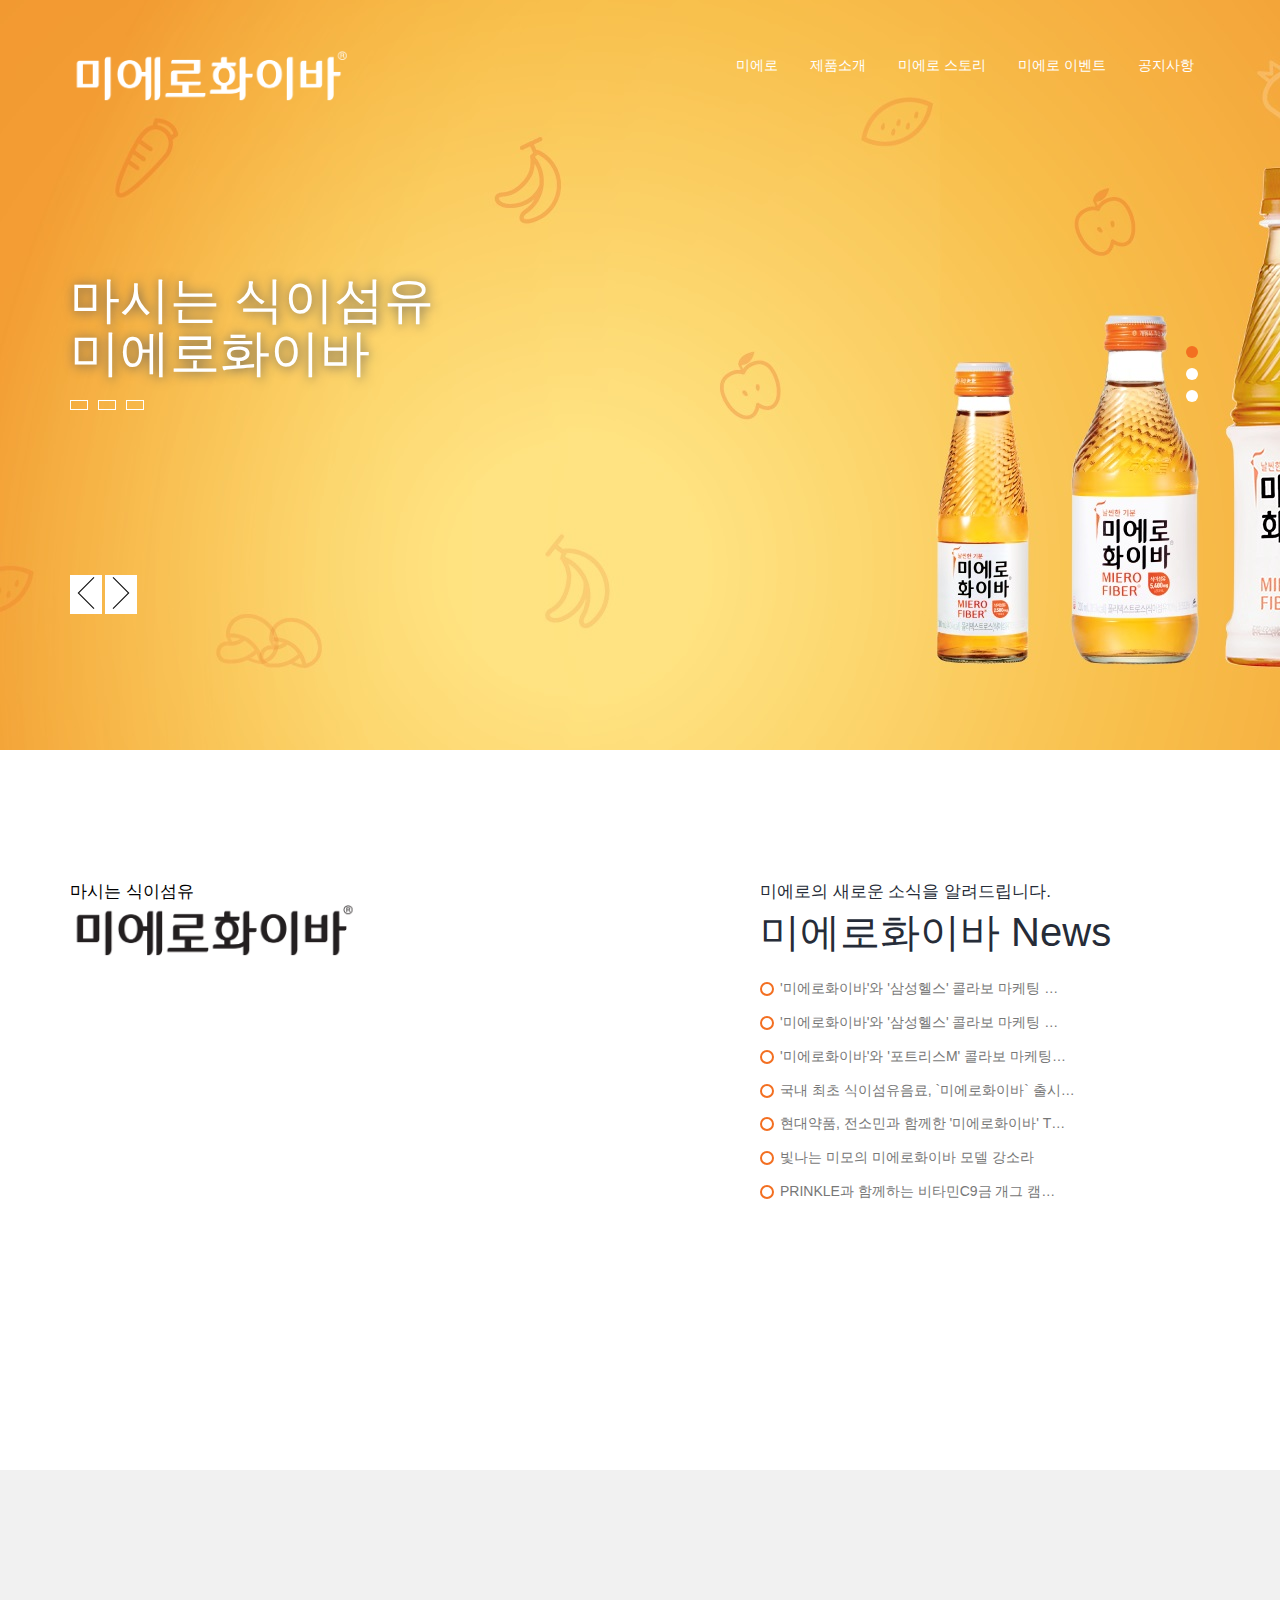
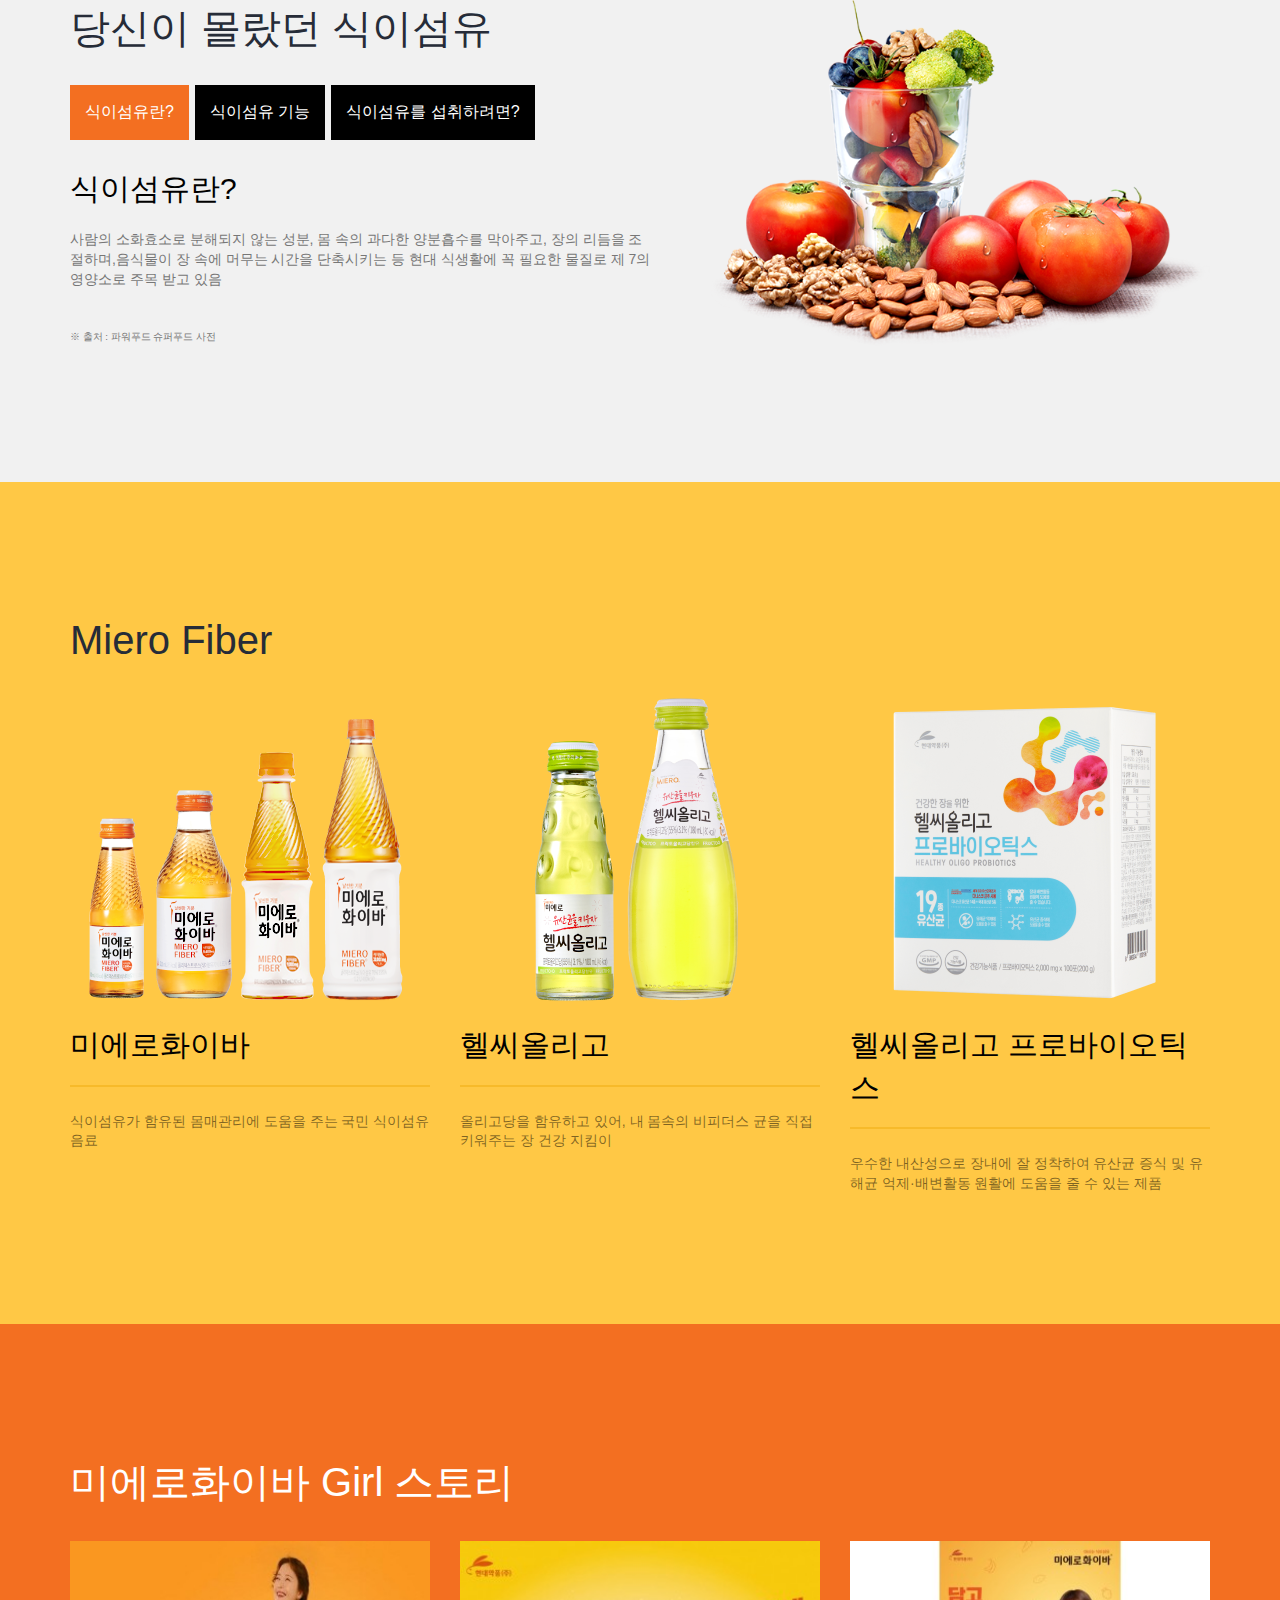
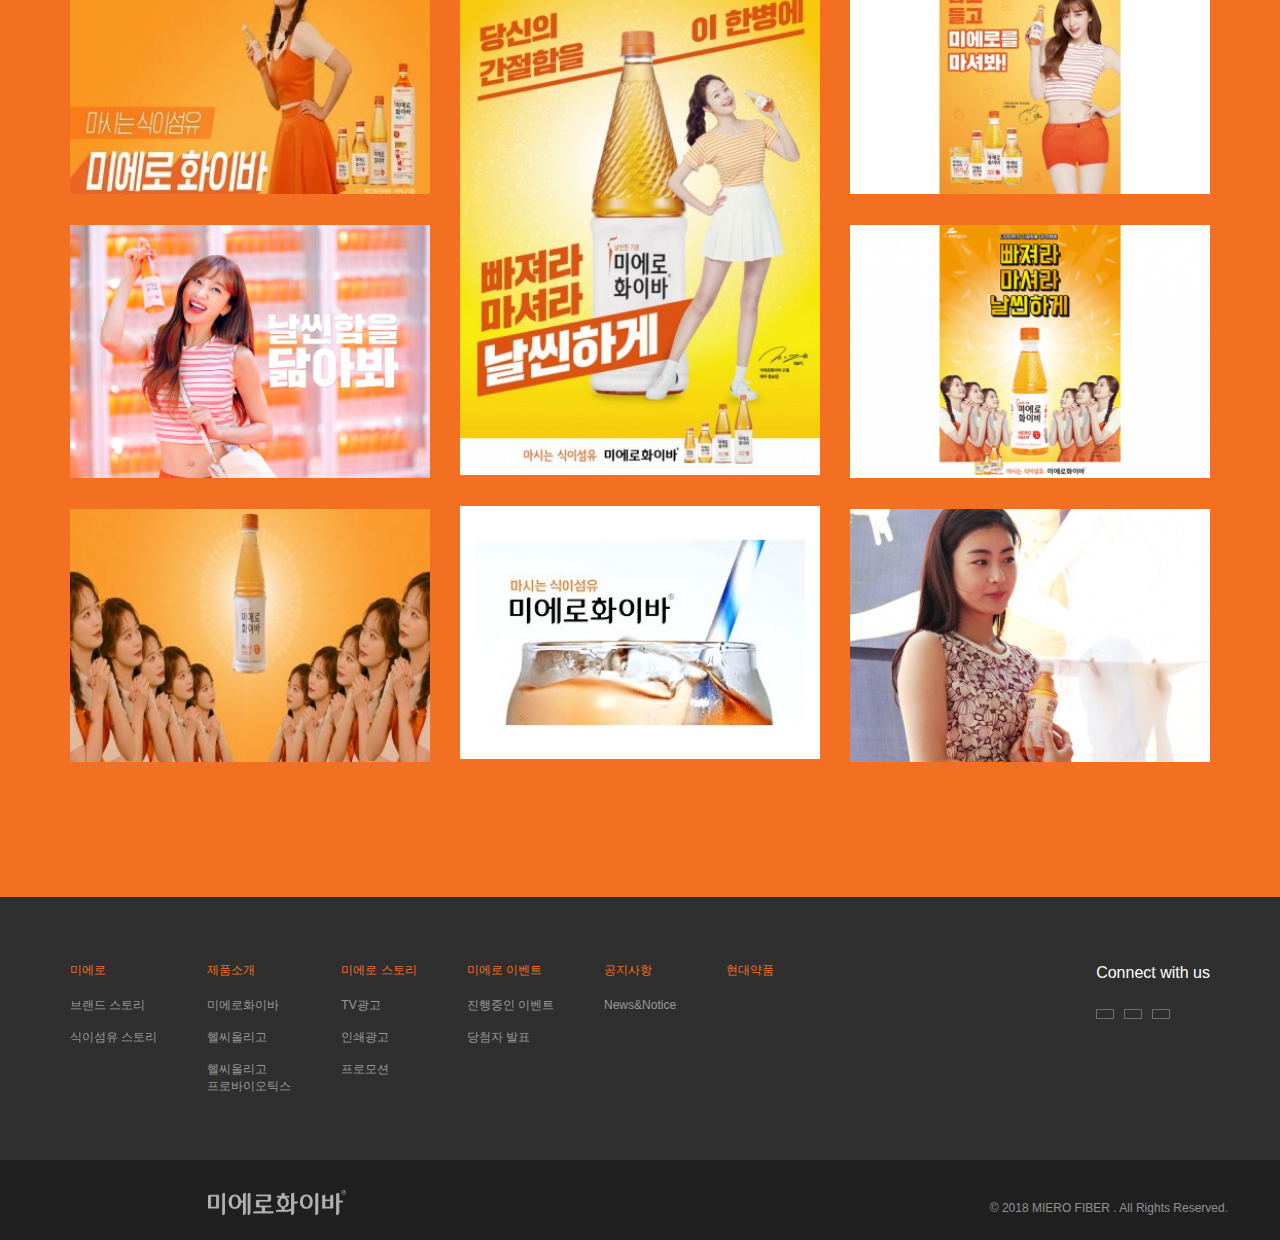
<file: miero/index.html>
<!DOCTYPE html>
<html>
  <head>
    <meta charset="utf-8">
    <title>미에로화이바-공식홈페이지(반응형) 리디자인</title>
    <meta name="viewport" content="width=device-width, initial-scale=1.0">
    <link rel="stylesheet" href="https://use.fontawesome.com/releases/v5.15.2/css/all.css" integrity="sha384-vSIIfh2YWi9wW0r9iZe7RJPrKwp6bG+s9QZMoITbCckVJqGCCRhc+ccxNcdpHuYu" crossorigin="anonymous">
    <link rel="stylesheet" href="./css/reset.css">
    <link rel="stylesheet" href="./css/style_mobile.css">
    <link rel="stylesheet" href="./css/style_pc.css">
    <link rel="stylesheet" href="./css/style_tablet.css">
    <script src="./js/jquery-1.3.1.min.js"></script>
    <script src="./js/slide.js"></script>
  </head>
  </head>
  <body>
    <!-- 전체 -->
    <div class="contens_wrap">
      <!-- 상단 -->
      <header>
        <h1 class="logo"><a href="#"><img src="./img/logo2.png" alt="미에로화이바 로고"></a></h1>
        <nav>
          <ul class="gnb">
            <li><a href="#">미에로<i class="fas fa-chevron-down"></i></a>
              <ul>
                <li><a href="#">브랜드 스토리</a></li>
                <li><a href="#">식이섬유 스토리</a></li>
              </ul>
            </li>
            <li><a href="#">제품소개<i class="fas fa-chevron-down"></i></a>
              <ul>
                <li><a href="#">미에로화이바</a></li>
                <li><a href="#">헬씨올리고</a></li>
                <li><a href="#">헬씨올리고 바이오틱스</a></li>
              </ul>
            </li>
            <li><a href="#">미에로 스토리<i class="fas fa-chevron-down"></i></a>
              <ul>
                <li><a href="#">TV광고</a></li>
                <li><a href="#">인쇄광고</a></li>
                <li><a href="#">프로모션</a></li>
              </ul>
            </li>
            <li><a href="#">미에로 이벤트<i class="fas fa-chevron-down"></i></a>
              <ul>
                <li><a href="#">진행중인 이벤트</a></li>
                <li><a href="#">당첨자 발표</a></li>
              </ul>
            </li>
            <li><a href="#">공지사항</a></li>
          </ul>
        </nav>
        <div class="btn_menu_mobile">
          <div></div>
          <div></div>
          <div></div>
        </div>
      </header>
      <!-- 메인배너 -->
      <div class="main_banner">
        <ul class="slide">
          <li class="on"><img src="./img/banner1.jpg" alt="미에로화이바 사진"></li>
          <li><img src="./img/banner2.jpg" alt="헬씨올리고 사진 사진"></li>
          <li><img src="./img/banner3.jpg" alt="미에로화이바 사진"></li>
        </ul>
        <ul class="slide_desc">
          <li class="on"><h2>마시는 식이섬유<br>미에로화이바</h2></li>
          <li><h2>아름다움을<br>디자인하다</h2></li>
          <li><h2>마시는 식이섬유<br>미에로화이바</h2></li>
        </ul>
        <ul class="sns_link">
          <li><a href="#"><i class="fab fa-facebook-f"></i></a></li>
          <li><a href="#"><i class="fab fa-instagram"></i></a></li>
          <li><a href="#"><i class="fab fa-youtube"></i></a></li>
        </ul>
        <div class="slide_controler">
          <a href="#" class="btn_prev"><img src="./img/left.png" alt="이전버튼"></a>
          <a href="#" class="btn_next"><img src="./img/right.png" alt="다음버튼"></a>
        </div>
        <ul class="slide_bullet">
          <li><a href="#" class="on">1</a></li>
          <li><a href="#">2</a></li>
          <li><a href="#">3</a></li>
        </ul>
      </div>
      <!-- 미에로화이바 소식 -->
      <div class="con1">
        <div class="inner_con">
          <div class="con1_left">
            <h3>
              <span>마시는 식이섬유</span>
              <img src="./img/logo.png" alt="미에로화이바 로고">
            </h3>
            <iframe src="https://www.youtube.com/embed/-kZC2F7gIao" frameborder="0" allow="accelerometer; autoplay; clipboard-write; encrypted-media; gyroscope; picture-in-picture" allowfullscreen></iframe>
          </div>
          <div class="con1_right">
            <h3>
              <span>미에로의 새로운 소식을 알려드립니다.</span>
              미에로화이바 News
            </h3>
            <ul class="newslist">
              <li><a href="#"> '미에로화이바'와 '삼성헬스' 콜라보 마케팅 …</a></li>
              <li><a href="#"> '미에로화이바'와 '삼성헬스' 콜라보 마케팅 …</a></li>
              <li><a href="#"> '미에로화이바'와 '포트리스M' 콜라보 마케팅…</a></li>
              <li><a href="#"> 국내 최초 식이섬유음료, `미에로화이바` 출시…</a></li>
              <li><a href="#"> 현대약품, 전소민과 함께한 '미에로화이바' T…</a></li>
              <li><a href="#"> 빛나는 미모의 미에로화이바 모델 강소라</a></li>
              <li><a href="#"> PRINKLE과 함께하는 비타민C9금 개그 캠…</a></li>
            </ul>
          </div>
        </div>
      </div>
      <!-- 당신이 몰랐던 식이섬유 -->
      <div class="con2">
        <div class="inner_con">
          <div class="con2_left">
            <h3>당신이 몰랐던 식이섬유</h3>
            <ul>
              <li class="on"><a href="#">식이섬유란?</a></li>
              <li><a href="#">식이섬유 기능</a></li>
              <li><a href="#">식이섬유를 섭취하려면?</a></li>
            </ul>
            <h4>식이섬유란?</h4>
            <p>사람의 소화효소로 분해되지 않는 성분, 몸 속의 과다한 양분흡수를 막아주고, 장의 리듬을 조절하며,음식물이 장 속에 머무는 시간을 단축시키는 등 현대 식생활에 꼭 필요한 물질로 제 7의 영양소로 주목 받고 있음</p>
            <p>※ 출처 : 파워푸드 슈퍼푸드 사전</p>
          </div>
          <figure class="con2_right">
            <img src="./img/mcon2_7.png" alt="건강한 과일 이미지">
          </figure>
        </div>
      </div>
      <!-- Miero Fiber -->
      <div class="con3">
        <div class="inner_con">
          <h3>Miero Fiber</h3>
          <ul>
            <li>
              <img src="./img/mcon3_2.png" alt="미에로화이바 사진">
              <h4>미에로화이바</h4>
              <p>식이섬유가 함유된 몸매관리에 도움을 주는 국민 식이섬유 음료</p>
            </li>
            <li>
              <img src="./img/mcon3_3.png" alt="헬씨올리고 사진">
              <h4>헬씨올리고</h4>
              <p>올리고당을 함유하고 있어, 내 몸속의 비피더스 균을 직접 키워주는 장 건강 지킴이</p>
            </li>
            <li>
              <img src="./img/mcon3_4.png" alt="헬씨올리고 프로바이오틱스 사진">
              <h4>헬씨올리고 프로바이오틱스</h4>
              <p>우수한 내산성으로 장내에 잘 정착하여 유산균 증식 및 유해균 억제·배변활동 원활에 도움을 줄 수 있는 제품</p>
            </li>
          </ul>
        </div>
      </div>
      <!-- 미에로화이바 Event -->
      <!-- <div class="con4">
        <div class="inner_con">

        </div>
      </div> -->
      <!-- 미에로화이바 Girl 스토리 -->
      <div class="con5">
        <div class="inner_con">
          <h3>미에로화이바 Girl 스토리</h3>
          <div class="con5_1">
            <ul>
              <li>
                <a href="#"><img src="./img/thumb1.jpg" alt="마시는 식이섬유 미에로 화이바"></a>
                <div class="slideup">
                  <h5>TV광고</h5>
                  <p>2020</p>
                  <a href="#">영상보기</a>
                </div>
              </li>
              <li>
                <a href="#"><img src="./img/thumb3.png" alt="날씬함을 닮아봐"></a>
                <div class="slideup">
                  <h5>TV광고</h5>
                  <p>2019</p>
                  <a href="#">영상보기</a>
                </div>
              </li>
              <li>
                <a href="#"><img src="./img/thumb6.jpg" alt="마시는 식이섬유 미에로 화이바"></a>
                <div class="slideup">
                  <h5>TV광고</h5>
                  <p>2018</p>
                  <a href="#">영상보기</a>
                </div>
              </li>
            </ul>
          </div>
          <div class="con5_2">
            <ul>
              <li>
                <a href="#"><img src="./img/thumb2.jpg" alt="빠져라 마셔라 날씬하게"></a>
                <div class="slideup">
                  <h5>인쇄광고</h5>
                  <p>2020</p>
                  <!-- <a href="#">영상보기</a> -->
                </div>
              </li>
              <li>
                <a href="#"><img src="./img/thumb7.jpg" alt="마시는 식이섬유 미에로 화이바"></a>
                <div class="slideup">
                  <h5>프로모션</h5>
                  <p>2020</p>
                  <a href="#">영상보기</a>
                </div>
              </li>
            </ul>
          </div>
          <div class="con5_3">
            <ul>
              <li>
                <a href="#"><img src="./img/thumb4.jpg" alt="담고 들고 미에로를 마셔봐"></a>
                <div class="slideup">
                  <h5>인쇄광고</h5>
                  <p>2019</p>
                  <!-- <a href="#">영상보기</a> -->
                </div>
              </li>
              <li>
                <a href="#"><img src="./img/thumb5.png" alt="빠져라 마셔라 날씬하게"></a>
                <div class="slideup">
                  <h5>인쇄광고</h5>
                  <p>2018</p>
                  <!-- <a href="#">영상보기</a> -->
                </div>
              </li>
              <li>
                <a href="#"><img src="./img/thumb8.jpg" alt="미에로 화이바 모델"></a>
                <div class="slideup">
                  <h5>프로모션</h5>
                  <p>2017</p>
                  <a href="#">영상보기</a>
                </div>
              </li>
            </ul>
          </div>
        </div>
      </div>
      <!-- 하단 -->
      <footer>
        <div class="foot_top">
          <div class="inner_con">
            <ul class="foot_menu">
              <li><a href="#">미에로</a>
                <ul>
                  <li><a href="#">브랜드 스토리</a></li>
                  <li><a href="#">식이섬유 스토리</a></li>
                </ul>
              </li>
              <li><a href="#">제품소개</a>
                <ul>
                  <li><a href="#">미에로화이바</a></li>
                  <li><a href="#">헬씨올리고</a></li>
                  <li><a href="#">헬씨올리고<br>프로바이오틱스</a></li>
                </ul>
              </li>
              <li><a href="#">미에로 스토리</a>
                <ul>
                  <li><a href="#">TV광고</a></li>
                  <li><a href="#">인쇄광고</a></li>
                  <li><a href="#">프로모션</a></li>
                </ul>
              </li>
              <li><a href="#">미에로 이벤트</a>
                <ul>
                  <li><a href="#">진행중인 이벤트</a></li>
                  <li><a href="#">당첨자 발표</a></li>
                </ul>
              </li>
              <li><a href="#">공지사항</a>
                <ul>
                  <li><a href="#">News&Notice</a></li>
                </ul>
              </li>
              <li><a href="#">현대약품</a></li>
            </ul>
            <dl class="foot_sns">
              <dt>Connect with us</dt>
              <dd><a href="#"><i class="fab fa-facebook-f"></i></a></dd>
              <dd><a href="#"><i class="fab fa-instagram"></i></a></dd>
              <dd><a href="#"><i class="fab fa-youtube"></i></a></dd>
            </dl>
          </div>
        </div>
        <div class="foot_bottom">
          <h1 class="foot_logo"><a href="#"><img src="./img/f_logo.png" alt="미에로화이바 로고"></a></h1>
          <p class="copy">© 2018 MIERO FIBER . All Rights Reserved.</p>
        </div>
      </footer>
    </div>
  </body>
</html>
</file>
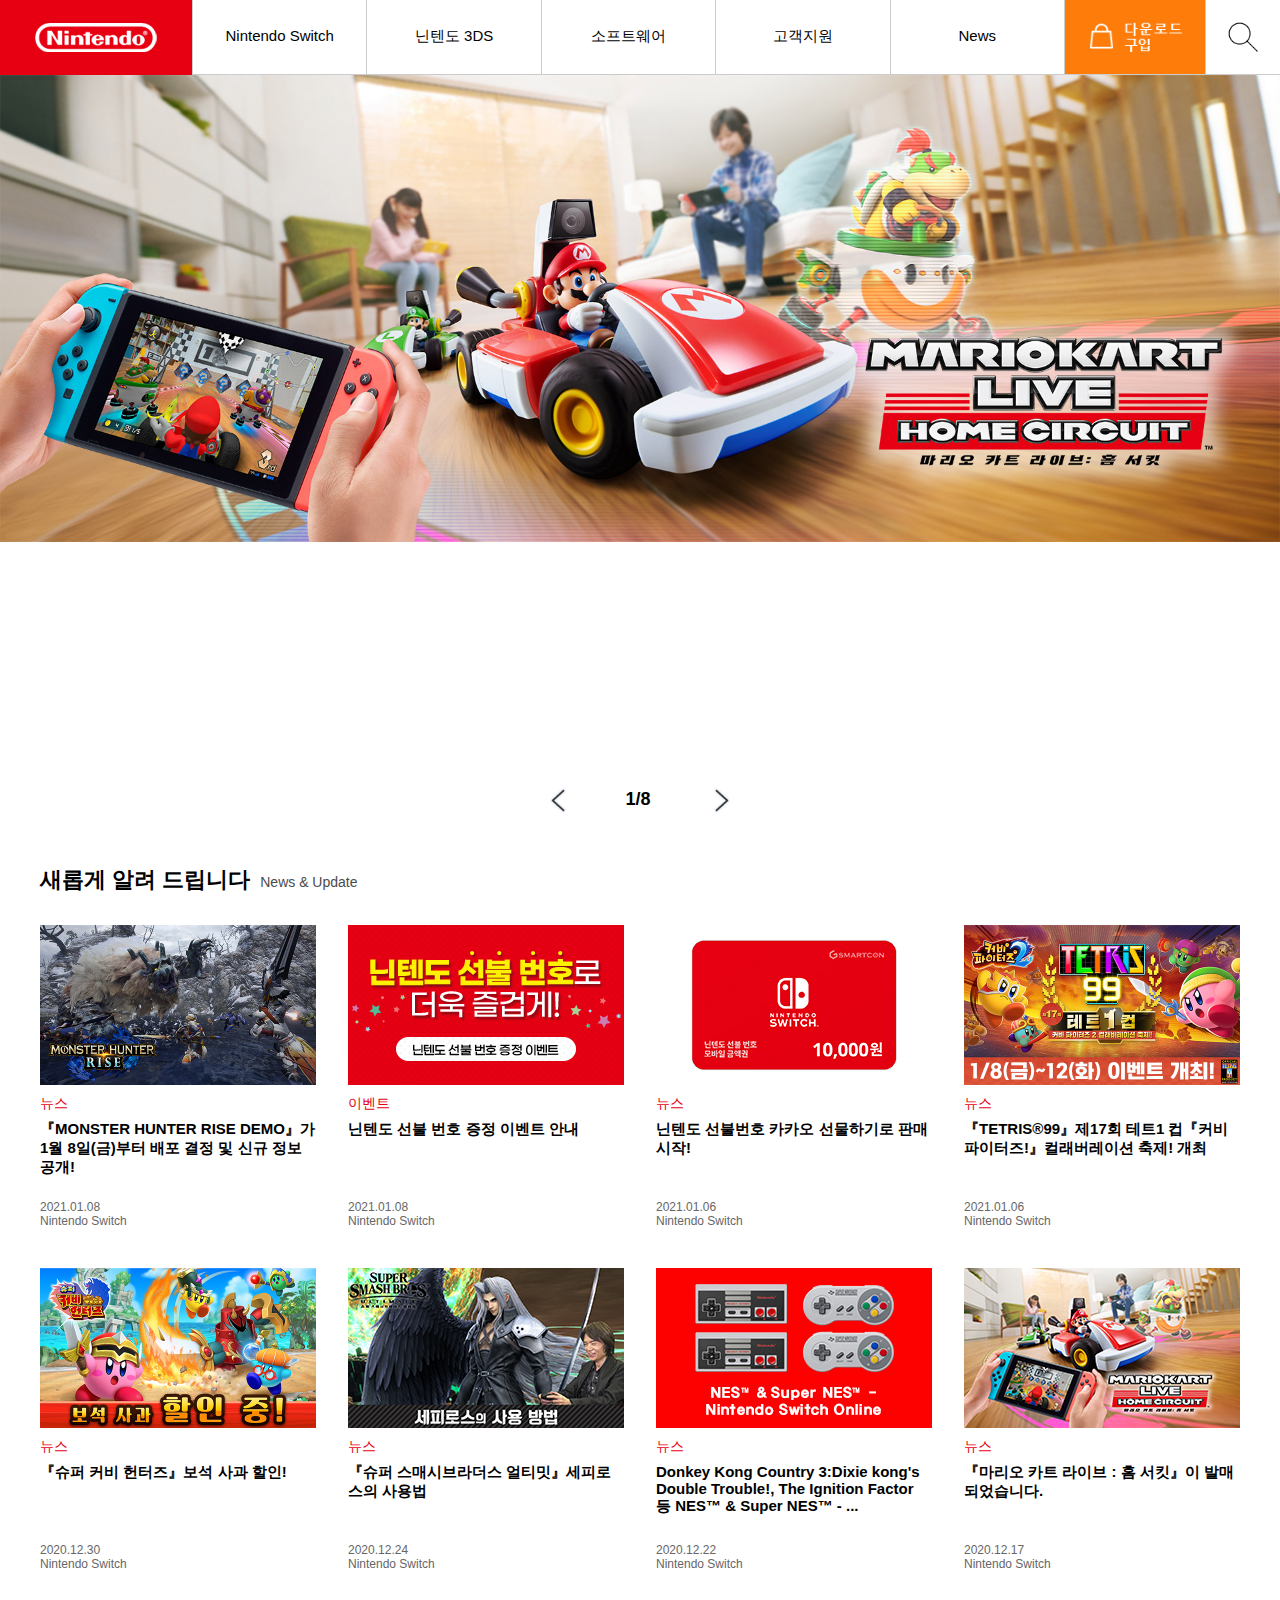
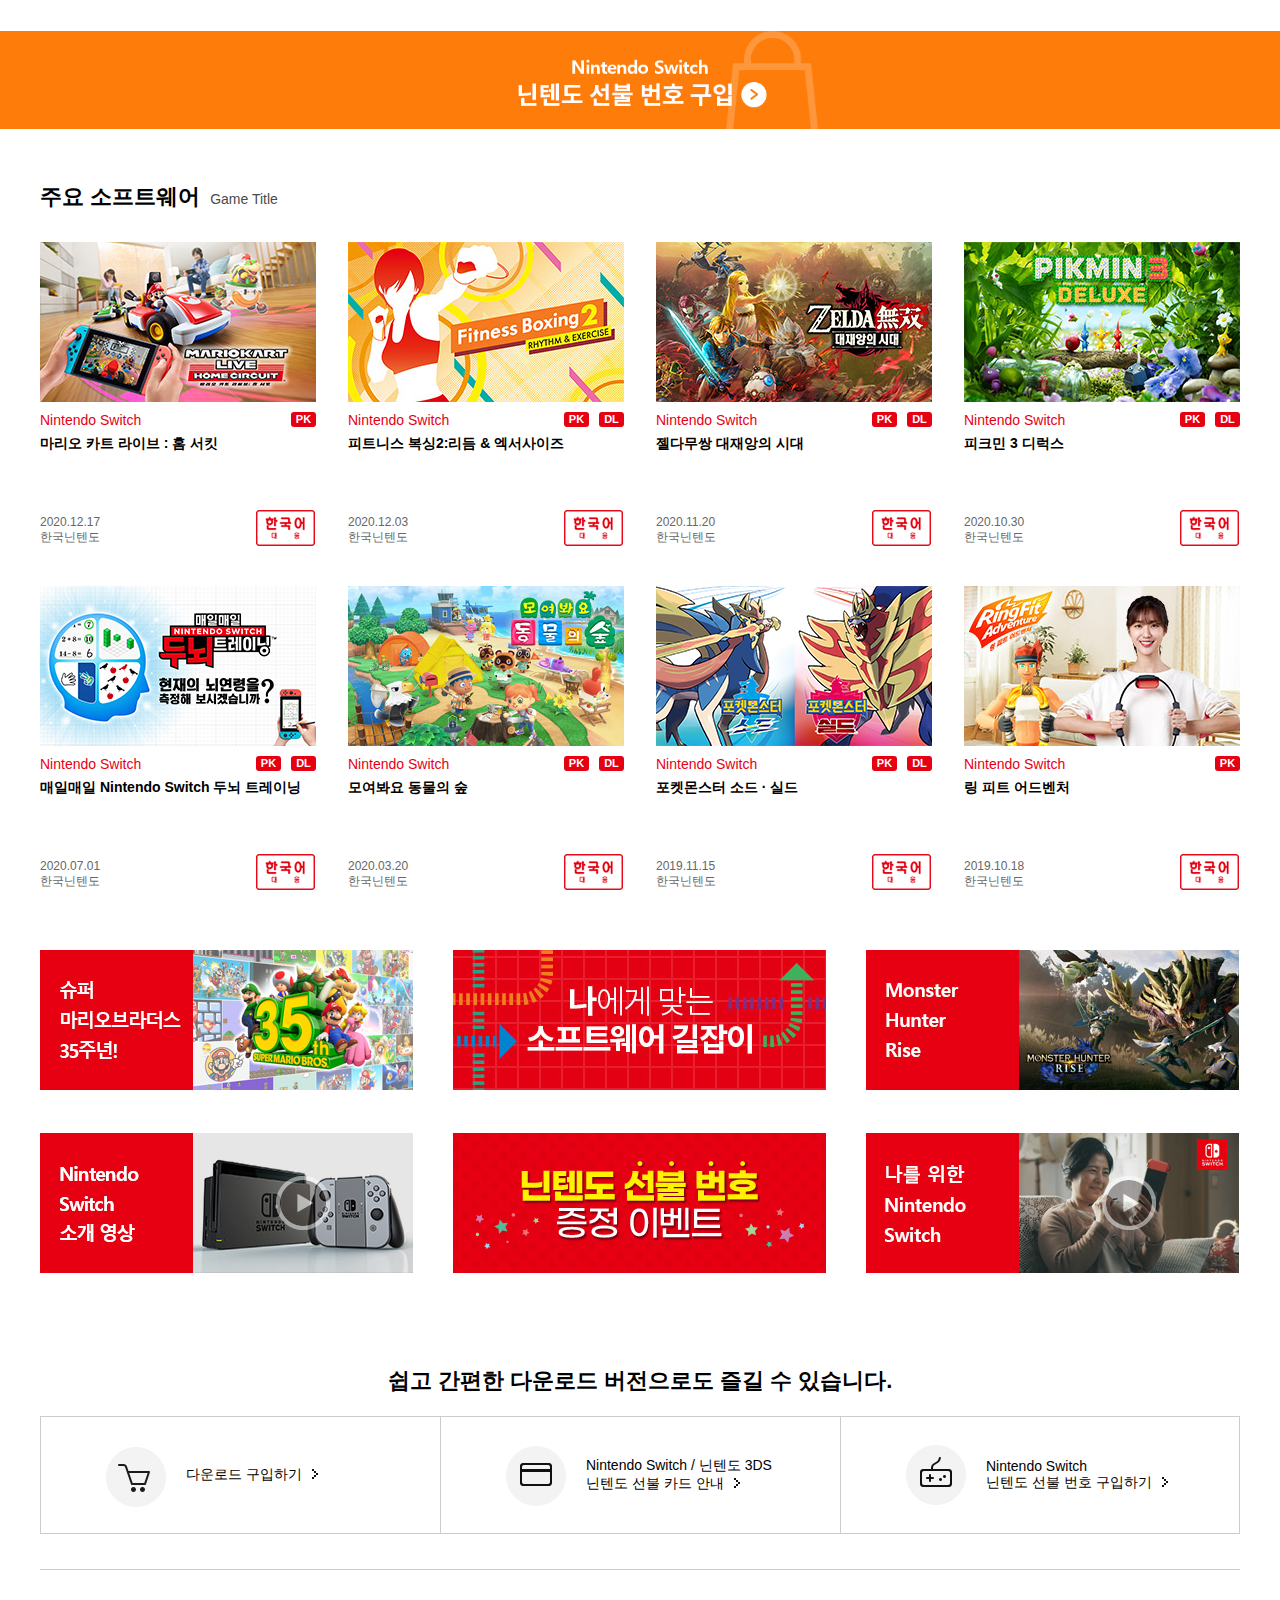
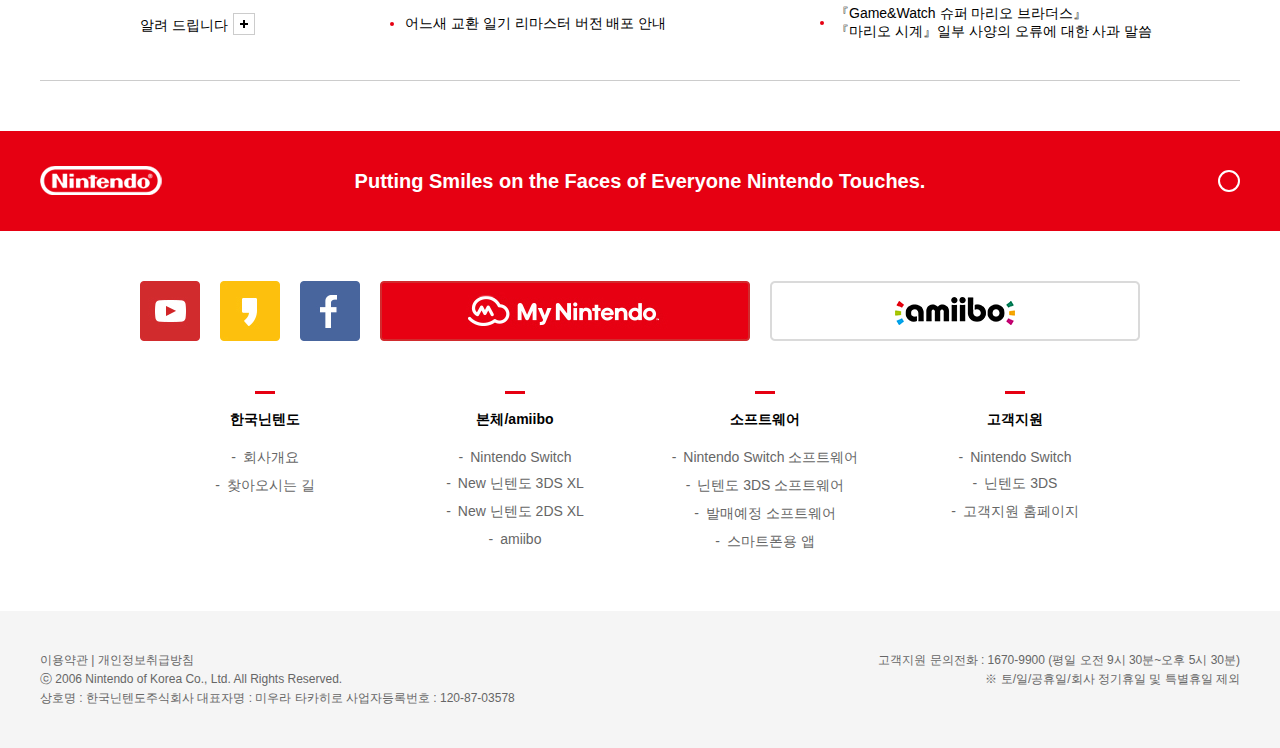
<file: nintendo/index.html>
<!DOCTYPE html>
<html>
  <head>
    <meta charset="utf-8">
    <title>Nintendo - 리디자인</title>
    <link rel="stylesheet" href="./css/reset.css">
    <link rel="stylesheet" href="./css/style1.css">
    <link rel="stylesheet" href="https://use.fontawesome.com/releases/v5.15.2/css/all.css" integrity="sha384-vSIIfh2YWi9wW0r9iZe7RJPrKwp6bG+s9QZMoITbCckVJqGCCRhc+ccxNcdpHuYu" crossorigin="anonymous">
    <script src="https://code.jquery.com/jquery-3.3.1.min.js"></script>
    <script src="./js/main1.js"></script>
  </head>
  <body>
    <header>
      <h1><a href="#">Nintendo</a></h1>
      <nav class="topMenu">
        <ul>
          <li><a href="#">Nintendo Switch</a>
            <ul class="down_1">
              <li><a href="#">특징</a></li>
              <li><a href="#">Nintendo Switch Lite</a></li>
              <li><a href="#">어떤 Switch?</a></li>
              <li><a href="#">라인업</a></li>
              <li><a href="#">기능 &middot; 사양</a></li>
              <li><a href="#">주변기기</a></li>
              <li><a href="#">Nintendo Switch Online</a></li>
              <li><a href="#">Nintendo 지킴이 Switch™</a></li>
              <li><a href="#">닌텐도 e숍</a></li>
            </ul>
          </li>
          <li><a href="#">닌텐도 3DS</a>
            <ul class="down_2">
              <li><a href="#">닌텐도 3DS란?</a></li>
              <li><a href="#">New 닌텐도 3DS XL</a></li>
              <li><a href="#">New 닌텐도 2DS XL</a></li>
              <li><a href="#">기타 시리즈</a></li>
              <li><a href="#">닌텐도 e숍</a></li>
            </ul>
          </li>
          <li><a href="#">소프트웨어</a>
            <ul class="down_3">
              <li><a href="#">Nintendo Switch 소프트웨어</a></li>
              <li><a href="#">닌텐도 3DS 소프트웨어</a></li>
              <li><a href="#">발매 예정 소프트웨어</a></li>
              <li><a href="#">스마트폰용 앱</a></li>
            </ul>
          </li>
          <li><a href="#">고객지원</a>
            <ul class="down_4">
              <li><a href="#">Nintendo Switch 고객지원</a></li>
              <li><a href="#">Nintendo Switch Online 서포트</a></li>
              <li><a href="#">닌텐도 3DS 고객지원</a></li>
              <li><a href="#">고객지원 홈페이지</a></li>
              <li><a href="#">네트워크 장애 발생 상황</a></li>
            </ul>
          </li>
          <li><a href="#">News</a>
            <ul class="down_5">
              <li><a href="#">News</a></li>
              <li><a href="#">보도자료</a></li>
              <li><a href="#">알림</a></li>
              <li><a href="#">이벤트</a></li>
            </ul>
          </li>
        </ul>
      </nav>
      <div class="eshop"><a href="#">다운로드구입</a></div>
      <div class="serch"><a href="#">검색</a></div>
    </header>
    <section class="contents">
      <div class="slide_banner">
        <ul class="slide_item">
          <li><a href="#"><img src="./img/57acfd52026a9ad1da0860da0555af3d.jpg" alt="MARIOKART LIVE HOME CIRCUIT 마리오 카트 라이브 : 홈 서킷"></a></li>
          <li><a href="#"><img src="./img/6aa5b27f832f20101159c69bb71335f4.jpg" alt="닌텐도 선불번호로 더욱 즐겁게!"></a></li>
          <li><a href="#"><img src="./img/35c510d7437f9b0dfa6b09f0d1d493d1.jpg" alt="Fitness Boxing2"></a></li>
          <li><a href="#"><img src="./img/bd472faaa01320728f2b1b24f9d1cfff.jpg" alt="모여봐요 동물의 숲"></a></li>
          <li><a href="#"><img src="./img/d4d4a2660a0bae78bfe4a060359cacf2.jpg" alt="젤다의 전설 : 대재앙의 시대"></a></li>
          <li><a href="#"><img src="./img/daa70228889112790877f18a0b005dc6.png" alt="포켓몬스터 소드 & 실드"></a></li>
          <li><a href="#"><img src="./img/b82eabbf1509e6362b9d834c6f1976c4.jpg" alt="Super Mario Bros. 35th"></a></li>
          <li><a href="#"><img src="./img/63d8ecdb53b56a24dab6c23cfa1236ec.jpg" alt="매일매일 두뇌 트레이닝 : 현재의 뇌 연령을 측정해 보시겠습니까?"></a></li>
        </ul>
        <div class="slide_nav">
          <a href="#"><div class="btn_prev"></div></a>
          <span><b>1</b>/8</span>
          <a href="#"><div class="btn_next"></div></a>
        </div>
      </div>
      <div class="news">
        <h3><b>새롭게 알려 드립니다</b>News & Update<a href="#"><i class="fas fa-plus"></i></a></h3>
        <dl>
          <dt><a href="#"><img src="./img/3b6064f8c2aa7fa5c1b450cbf872d939.jpg" alt="MONSTER HUNTER RISE"></a></dt>
          <dd class="category">뉴스</dd>
          <dd class="caption"><a href="#">『MONSTER HUNTER RISE DEMO』가 1월 8일(금)부터 배포 결정 및 신규 정보 공개!</a></dd>
          <dd class="date">2021.01.08</dd>
          <dd class="platform">Nintendo Switch</dd>
        </dl>
        <dl>
          <dt><a href="#"><img src="./img/883808ab5ca02a182794cda9f0351721.jpg" alt="닌텐도 선불 번호로 더욱 즐겁게!"></a></dt>
          <dd class="category">이벤트</dd>
          <dd class="caption"><a href="#">닌텐도 선불 번호 증정 이벤트 안내</a></dd>
          <dd class="date">2021.01.08</dd>
          <dd class="platform">Nintendo Switch</dd>
        </dl>
        <dl>
          <dt><a href="#"><img src="./img/297666af852baef3c1b978e478a7e366.jpg" alt="닌텐도 선불번호 모바일 금액권 10,000원"></a></dt>
          <dd class="category">뉴스</dd>
          <dd class="caption"><a href="#">닌텐도 선불번호 카카오 선물하기로 판매 시작!</a></dd>
          <dd class="date">2021.01.06</dd>
          <dd class="platform">Nintendo Switch</dd>
        </dl>
        <dl>
          <dt><a href="#"><img src="./img/532da42642da2a4e28db519f4f246509.jpg" alt="TETRIS99 1/8(금)~12(화) 이벤트 개최!"></a></dt>
          <dd class="category">뉴스</dd>
          <dd class="caption"><a href="#">『TETRIS®99』제17회 테트1 컵『커비파이터즈!』컬래버레이션 축제! 개최</a></dd>
          <dd class="date">2021.01.06</dd>
          <dd class="platform">Nintendo Switch</dd>
        </dl>
        <dl>
          <dt><a href="#"><img src="./img/008f2e5b61fe142d463994a9424aae58.jpg" alt="보석 사과 할인 중!"></a></dt>
          <dd class="category">뉴스</dd>
          <dd class="caption"><a href="#">『슈퍼 커비 헌터즈』보석 사과 할인!</a></dd>
          <dd class="date">2020.12.30</dd>
          <dd class="platform">Nintendo Switch</dd>
        </dl>
        <dl>
          <dt><a href="#"><img src="./img/b9af0fc88035ff70664871ed097d0217.jpg" alt="세피로스의 사용 방법"></a></dt>
          <dd class="category">뉴스</dd>
          <dd class="caption"><a href="#">『슈퍼 스매시브라더스 얼티밋』세피로스의 사용법</a></dd>
          <dd class="date">2020.12.24</dd>
          <dd class="platform">Nintendo Switch</dd>
        </dl>
        <dl>
          <dt><a href="#"><img src="./img/b01bc8c19203c55367a19dee838b87a1.jpg" alt="NES & Super NES - Nintendo Switch Online"></a></dt>
          <dd class="category">뉴스</dd>
          <dd class="caption"><a href="#">Donkey Kong Country 3:Dixie kong's Double Trouble!, The Ignition Factor 등 NES™ & Super NES™ - ...</a></dd>
          <dd class="date">2020.12.22</dd>
          <dd class="platform">Nintendo Switch</dd>
        </dl>
        <dl>
          <dt><a href="#"><img src="./img/8b35af4cd55cf18327f5fbff56147d1e.jpg" alt="MARIOKART LIVE HOME CIRCUIT"></a></dt>
          <dd class="category">뉴스</dd>
          <dd class="caption"><a href="#">『마리오 카트 라이브 : 홈 서킷』이 발매되었습니다.</a></dd>
          <dd class="date">2020.12.17</dd>
          <dd class="platform">Nintendo Switch</dd>
        </dl>
      </div>
      <div class="banner2">
        <a href="#"><img src="./img/main_banner_eshop.gif" alt="Nintendo Switch 닌텐도 선불 번호 구입"></a>
      </div>
      <div class="gameTitle">
        <h3><b>주요 소프트웨어</b>Game Title</h3>
        <dl>
          <dt><a href="#"><img src="./img/8b35af4cd55cf18327f5fbff56147d1e.jpg" alt="MARIOKART LIVE HOME CIRCUIT"></a></dt>
          <dd class="category">
            Nintendo Switch
            <div class="package">PK</div>
          </dd>
          <dd class="caption"><a href="#">마리오 카트 라이브 : 홈 서킷</a></dd>
          <dd class="date">2020.12.17</dd>
          <dd class="platform">한국닌텐도</dd>
        </dl>
        <dl>
          <dt><a href="#"><img src="./img/25d38ed1e8124cd3d2d89588bac06798.jpg" alt="Fitness Boxing2"></a></dt>
          <dd class="category">Nintendo Switch
            <div class="download">DL</div>
            <div class="package">PK</div>
          </dd>
          <dd class="caption"><a href="#">피트니스 복싱2:리듬 & 엑서사이즈</a></dd>
          <dd class="date">2020.12.03</dd>
          <dd class="platform">한국닌텐도</dd>
        </dl>
        <dl>
          <dt><a href="#"><img src="./img/dd0ac3cbe56350b36bf5dd9cb46d5324.jpg" alt="ZELDA무쌍 대재앙의 시대"></a></dt>
          <dd class="category">Nintendo Switch
            <div class="download">DL</div>
            <div class="package">PK</div>
          </dd>
          <dd class="caption"><a href="#">젤다무쌍 대재앙의 시대</a></dd>
          <dd class="date">2020.11.20</dd>
          <dd class="platform">한국닌텐도</dd>
        </dl>
        <dl>
          <dt><a href="#"><img src="./img/38520abec76734f002c5157572188b03.jpg" alt="PIKMIN3 DELUXE"></a></dt>
          <dd class="category">Nintendo Switch
            <div class="download">DL</div>
            <div class="package">PK</div>
          </dd>
          <dd class="caption"><a href="#">피크민 3 디럭스</a></dd>
          <dd class="date">2020.10.30</dd>
          <dd class="platform">한국닌텐도</dd>
        </dl>
        <dl>
          <dt><a href="#"><img src="./img/e143edabd0b5b3fa96cfc70990c51527.jpg" alt="매일매일 두뇌 트레이닝"></a></dt>
          <dd class="category">Nintendo Switch
            <div class="download">DL</div>
            <div class="package">PK</div>
          </dd>
          <dd class="caption"><a href="#">매일매일 Nintendo Switch 두뇌 트레이닝</a></dd>
          <dd class="date">2020.07.01</dd>
          <dd class="platform">한국닌텐도</dd>
        </dl>
        <dl>
          <dt><a href="#"><img src="./img/469.jpg" alt="모여봐요 동물의 숲"></a></dt>
          <dd class="category">Nintendo Switch
            <div class="download">DL</div>
            <div class="package">PK</div>
          </dd>
          <dd class="caption"><a href="#">모여봐요 동물의 숲</a></dd>
          <dd class="date">2020.03.20</dd>
          <dd class="platform">한국닌텐도</dd>
        </dl>
        <dl>
          <dt><a href="#"><img src="./img/442.jpg" alt="포켓몬스터 소드 &middot; 실드"></a></dt>
          <dd class="category">Nintendo Switch
            <div class="download">DL</div>
            <div class="package">PK</div>
          </dd>
          <dd class="caption"><a href="#">포켓몬스터 소드 &middot; 실드</a></dd>
          <dd class="date">2019.11.15</dd>
          <dd class="platform">한국닌텐도</dd>
        </dl>
        <dl>
          <dt><a href="#"><img src="./img/427.jpg" alt="RingFit Adventure"></a></dt>
          <dd class="category">Nintendo Switch
            <div class="package">PK</div>
          </dd>
          <dd class="caption"><a href="#">링 피트 어드벤처</a></dd>
          <dd class="date">2019.10.18</dd>
          <dd class="platform">한국닌텐도</dd>
        </dl>
      </div>
      <div class="mini_banner">
        <ul>
          <li><a href="#"><img src="./img/banner_main_bottom01.jpg" alt="슈퍼마리오브라더스 35주년!"></a></li>
          <li><a href="#"><img src="./img/banner_main_bottom02.jpg" alt="나에게 맞는 소프트웨어 길잡이"></a></li>
          <li><a href="#"><img src="./img/banner_main_bottom03.jpg" alt="Monster Hunter Rise"></a></li>
          <li><a href="#"><img src="./img/banner_main_bottom04.jpg" alt="Nintendo Switch 소개영상"></a></li>
          <li><a href="#"><img src="./img/banner_main_bottom05.jpg" alt="닌텐도 선불 번호 증정 이벤트"></a></li>
          <li><a href="#"><img src="./img/banner_main_bottom06.jpg" alt="나를 위한 Nintendo Switch"></a></li>
        </ul>
      </div>
      <div class="notice">
        <h4>쉽고 간편한 다운로드 버전으로도 즐길 수 있습니다.</h4>
        <ul>
          <li><a href="#"><span>다운로드 구입하기</span></a></li>
          <li><a href="#"><span>Nintendo Switch / 닌텐도 3DS<br>닌텐도 선불 카드 안내</span></a></li>
          <li><a href="#"><span>Nintendo Switch<br>닌텐도 선불 번호 구입하기</span></a></li>
        </ul>
        <dl class="">
          <dt>알려 드립니다<a href="#"> </a></dt>
          <dd><a href="#">어느새 교환 일기 리마스터 버전 배포 안내</a></dd>
          <dd><a href="#">『Game&Watch 슈퍼 마리오 브라더스』<br>『마리오 시계』일부 사양의 오류에 대한 사과 말씀</a></dd>
        </dl>
      </div>
    </section>
    <footer>
      <div class="ft_logo">
        <div class="inner_ft_logo">
          <h2><a href="#"><img src="./img/logo_nintendo_red.gif" alt="닌텐도 로고"></a></h2>
          <h3>Putting Smiles on the Faces of Everyone Nintendo Touches.</h3>
          <a href="#" class="totop"><span>TOP</span><i class="fas fa-chevron-up"></i></a>
        </div>
      </div>
      <div class="ft_contents">
        <a href="#"><div class="youtube"></div></a>
        <a href="#"><div class="kakao"></div></a>
        <a href="#"><div class="facebook"></div></a>
        <a href="#"><div class="mynintendo"></div></a>
        <a href="#"><div class="amiibo"></div></a>
        <dl class="ft_menu1">
          <dt>한국닌텐도</dt>
          <dd><a href="#">회사개요</a></dd>
          <dd><a href="#">찾아오시는 길</a></dd>
        </dl>
        <dl class="ft_menu2">
          <dt>본체/amiibo</dt>
          <dd><a href="#">Nintendo Switch</a></dd>
          <dd><a href="#">New 닌텐도 3DS XL</a></dd>
          <dd><a href="#">New 닌텐도 2DS XL</a></dd>
          <dd><a href="#">amiibo</a></dd>
        </dl>
        <dl class="ft_menu3">
          <dt>소프트웨어</dt>
          <dd><a href="#">Nintendo Switch 소프트웨어</a></dd>
          <dd><a href="#">닌텐도 3DS 소프트웨어</a></dd>
          <dd><a href="#">발매예정 소프트웨어</a></dd>
          <dd><a href="#">스마트폰용 앱</a></dd>
        </dl>
        <dl class="ft_menu4">
          <dt>고객지원</dt>
          <dd><a href="#">Nintendo Switch</a></dd>
          <dd><a href="#">닌텐도 3DS</a></dd>
          <dd><a href="#">고객지원 홈페이지</a></dd>
        </dl>
      </div>
      <div class="bottom">
        <div class="inner_bottom">
          <div class="bt_left">
            <a href="#">이용약관</a> | <a href="#">개인정보취급방침</a><br>
            <address>
              ⓒ 2006 Nintendo of Korea Co., Ltd. All Rights Reserved.<br>
              상호명 : 한국닌텐도주식회사 대표자명 : 미우라 타카히로 사업자등록번호 : 120-87-03578
            </address>
          </div>
          <div class="bt_right">
            <p>고객지원 문의전화 : 1670-9900 (평일 오전 9시 30분~오후 5시 30분)</p>
            <p>※ 토/일/공휴일/회사 정기휴일 및 특별휴일 제외</p>
          </div>
        </div>
      </div>
    </footer>
  </body>
</html>
</file>
<file: miero/css/style_mobile.css>
/* common */
body{font-size:12px;line-height:1.42;font-family:'Noto Sans KR', sans-serif;}

/* mobile */
@media (max-width:767px){
  html{font-size:12px;}
  /* Latout */
  .content_wrap{}
  header{}
  .content_wrap > div{}
  .inner_con{width:92vw;margin:0 auto;}
  .inner_con:after{content:"";display:block;clear:both;}
  footer{}

  /* header */
  header{position:absolute;left:0;top:0;width:100vw;z-index:5;}
  header > h1.logo{float:left;width:45vw;margin-left:4vw;margin-top:3vh;}
  header > nav{display:none;}
  header:after{content:"";display:block;clear:both;}
  .btn_menu_mobile{width:44px;height:40px;border:1px solid #fff;position:absolute;right:4vw;top:3vh;
    background:rgba(255,255,255,0.2);cursor:pointer;}
  .btn_menu_mobile > div{width:22px;height:2px;background:#fff;position:absolute;left:50%;margin-left:-11px;}
  .btn_menu_mobile > div:nth-of-type(1){top:12px;}
  .btn_menu_mobile > div:nth-of-type(2){top:18px;}
  .btn_menu_mobile > div:nth-of-type(3){top:24px;}

  /* main_banner */
  .main_banner{width:100vw;height:41vh;position:relative;overflow:hidden;}
  .slide{position:absolute;left:50%;margin-left:-50%;top:0;width:100%;height:100%;}
  .slide > li{position:absolute;opacity:0;width:100%;transition:all 0.4s ease 0s;}
  .slide > li.on{opacity:1;}
  .slide img{width:auto;height:41vh;max-width:none;}
  .slide li:nth-of-type(1){text-align:right;}
  .slide li:nth-of-type(1) img{transform:translateX(-18%);}
  .main_banner > .slide_desc > li > h2{position:absolute;padding-left:4vw;margin-top:13vh;font-size:2rem;color:#fff;line-height:1.05;
    text-shadow:1px 1px 12px #555;font-weight:500;opacity:0;}
  .main_banner > .slide_desc > li.on > h2{opacity:1;}

  .sns_link{position:relative;margin-left:4vw;margin-top:24vh;}
  .sns_link > li{float:left;border:1px solid #fff;margin-right:10px;}
  .sns_link > li:last-of-type{margin-right:0;}
  .sns_link:after{content:"";display:block;clear:both;}
  .sns_link > li > a{display:block;height:100%;padding:3px 7px;font-size:1.33rem;color:#fff;}
  .sns_link > li > a:hover{color:#f36f21;background:#fff;}
  .slide_controler{position:absolute;left:4vw;bottom:4vh;}
  .slide_controler > a{display:inline-block;background:#fff;padding-top:2px;width:5vw;}
  .slide_bullet{position:absolute;right:10vw;top:50%;margin-top:-29px;}
  .slide_bullet > li{margin-bottom:10px;}
  .slide_bullet > li:last-of-type{margin-bottom:0;}
  .slide_bullet > li a{display:block;overflow:hidden;text-indent:-9999px;width:10px;height:10px;
    background:#fff;border-radius:50%;}
  .slide_bullet > li a.on{background:#f36f21;}

  /* con1 */
  .con1{padding:6vh 0;}
  .con1_left{}
  .con1_right{}
  .con1_left > h3{margin-bottom:1.17vh;color:#262c38;}
  .con1_left > h3 span{font-size:1.2rem;display:block;}
  .con1_left > h3 img{width:52%;}
  .con1_left > iframe{width:100%;height:200px;}
  .con1_right > h3{font-size:2.4rem;font-weight:500;margin-bottom:0.9vh;color:#262c38;}
  .con1_right > h3 span{font-size:1.41rem;display:block;font-weight:400;}

  .newslist{}
  .newslist > li{font-size:1.08rem;margin-bottom:0.6vh;padding:2px 0 2px 20px;position:relative;}
  .newslist > li:last-of-type{margin-bottom:0;}
  .newslist > li:before{content:"";display:block;width:8px;height:8px;position:absolute;left:0;top:6px;
    border-radius:50%;border:2px solid #f36f21;}
  .newslist > li a{color:#777;}
  .newslist > li a:hover{color:#f36f21;}

  /* con2 */
  .con2{padding:6vh 0;background:#f1f1f1;}
  .con2_left{}
  .con2_right{}
  .con2_left h3{font-size:2.4rem;font-weight:500;margin-bottom:2vh;color:#262c38;}
  .con2_left > ul{margin-bottom:2vh;}
  .con2_left > ul:after{content:"";display:block;clear:both;}
  .con2_left > ul > li{float:left;margin-right:0.7vw;margin-bottom:0.43vh;}
  .con2_left > ul > li:last-of-type{margin-right:0;}
  .con2_left > ul > li > a{display:block;padding:14px 12px;background:#000;color:#fff;font-size:1.08rem;}
  .con2_left > ul > li:hover > a{background:#f36f21;}
  .con2_left > ul > li.on > a{background:#f36f21;}
  .con2_left > h4{font-size:2.33rem;margin-bottom:1.464vh;font-weight:500;}
  .con2_left > p{font-size:1.08rem;color:#777;}
  .con2_left > p:nth-of-type(2){margin-top:2.562vh;font-size:0.8em;}

  /* .con3 */
  .con3{background:#ffc845;padding:6vh 0;}
  .con3 h3{font-size:36px;font-weight:500;color:#262c38;}
  .con3 ul{}
  .con3 ul > li{}
  .con3 ul li h4{font-size:1.5rem;font-weight:500;padding-bottom:14px;border-bottom:2px solid #f7ba2a;margin-bottom:1.464vh;}
  .con3 ul li p{color:rgba(0,0,0,0.5);font-size:1.08rem;}

  /* .con5 */
  .con5{background:#f36f21;padding:6vh 0;}
  .con5 h3{color:#fff;font-size:2.4rem;font-weight:500;margin-bottom:2.196vh;}
  .con5 > .inner_con > div > ul li{margin-bottom:1.098vh;position:relative;overflow:hidden;}
  .con5 > .inner_con > div > ul li img{width:100%;}
  .slideup{position:absolute;left:0;bottom:0;width:calc(100% - 40px);background:#000;padding:16px 20px;
    transform:translateY(100%);opacity:0;transition:all 0.3s ease 0s;}
  .slideup h5{color:#f36f21;font-size:1.5rem;font-weight:500;margin-bottom:0.878vh;}
  .slideup p{color:#fff;font-size:1.08rem;font-weight:300;}
  .slideup a{border:1px solid #fff;padding:5px;color:#fff;position:absolute;right:20px;bottom:16px;font-weight:500;}
  .slideup a:hover{background:#fff;color:#000;}
  .con5 > .inner_con > div > ul li:hover .slideup{transform:translateY(0);opacity:1;}

  /* footer */
  .foot_top{background:#2f2f2f;padding:5vh 0;}
  .foot_menu{margin-bottom:1.756vh;}
  .foot_sns{}
  .foot_menu:after{content:"";display:block;clear:both;}
  .foot_menu > li{float:left;width:50%;margin-bottom:1.756vh;}
  .foot_menu > li > a{color:#f36f21;transition:all 0.2s ease 0s;}
  .foot_menu > li:hover > a{color:#fff;}
  .foot_menu > li > ul{margin-top:1.171vh;}
  .foot_menu > li > ul > li{margin-bottom:1.098vh;}
  .foot_menu > li > ul > li:last-of-type{margin-bottom:0;}
  .foot_menu > li > ul > li > a{color:rgba(255,255,255,0.5);transition:all 0.2s ease 0s;}
  .foot_menu > li > ul > li:hover > a{color:#f36f21;}
  .foot_sns{}
  .foot_sns > dt{color:#fff;font-size:1.333rem;margin-bottom:1.756vh;}
  .foot_sns > dd{float:left;margin-right:1.04vw;}
  .foot_sns > dd:last-of-type{margin-right:0;}
  .foot_sns:after{content:"";display:block;clear:both;}
  .foot_sns > dd > a{display:block;padding:4px 8px;border:1px solid rgba(255,255,255,0.3);font-size:1.33rem;color:#fff;transition:all 0.2s ease 0s;}
  .foot_sns > dd > a:hover{border:1px solid #f36f21;color:#f36f21;}

  .foot_bottom{background:#202020;height:5.85vh;}
  .foot_logo{float:left;width:18vw;margin-left:4vw;margin-top:2.196vh;}
  .copy{float:right;color:rgba(255,255,255,0.5);margin-right:4vw;margin-top:2.196vh;}
}




/* ls */
</file>
<file: miero/css/style_pc.css>
/* pc */
@media (min-width:1141px){

  /* Latout */
  .content_wrap{}
  header{}
  .content_wrap > div{}
  .inner_con{width:1140px;margin:0 auto;}
  .inner_con:after{content:"";display:block;clear:both;}
  footer{}

  /* header */
  header{position:absolute;left:0;top:0;width:100%;z-index:5;}
  header > h1.logo{float:left;width:284px;margin-left:70px;margin-top:50px;}
  header > nav{float:right;margin-right:70px;margin-top:50px;}
  header:after{content:"";display:block;clear:both;}
  .gnb:after{content:"";display:block;clear:both;}
  .gnb > li{float:left;position:relative;padding:6px 16px;}
  .gnb > li > a{font-size:14px;color:#fff;}
  .gnb > li > ul{position:absolute;left:0;top:32px;border:1px solid #777;background:#fff;border-radius:4px;
    box-shadow:1px 1px 10px #555;padding:3px 0;opacity:0;transition:all 0.3s ease 0s;}
  .gnb > li:hover ul{opacity:1;}
  .gnb > li > ul > li a{display:block;white-space:nowrap;padding:8px 20px;text-align:center;transition:all 0.3s ease 0s;}
  .gnb > li > ul > li a:hover{color:#fff;background:#f36f21;}
  .btn_menu_mobile{display:none;}

  /* main_banner */
  .main_banner{width:100%;height:750px;position:relative;overflow:hidden;}
  .slide{position:absolute;left:0;top:0;width:100%;height:100%;}
  .slide > li{position:absolute;opacity:0;width:100%;transition:all 0.4s ease 0s;}
  .slide > li.on{opacity:1;}
  .slide img{width:auto;height:100%;max-width:none;}
  .main_banner > .slide_desc > li > h2{position:absolute;padding-left:70px;margin-top:274px;font-size:50px;color:#fff;line-height:1.05;
    text-shadow:1px 1px 12px #555;font-weight:500;opacity:0;transition:all 0.4s ease 0s;}
  .main_banner > .slide_desc > li.on > h2{opacity:1;}
  .sns_link{position:relative;padding-left:70px;margin-top:400px;}
  .sns_link > li{float:left;border:1px solid #fff;margin-right:10px;}
  .sns_link > li:last-of-type{margin-right:0;}
  .sns_link:after{content:"";display:block;clear:both;}
  .sns_link > li > a{display:block;height:100%;padding:4px 8px;font-size:16px;color:#fff;}
  .sns_link > li > a:hover{color:#f36f21;background:#fff;}
  .slide_controler{position:absolute;left:70px;bottom:136px;}
  .slide_controler > a{display:inline-block;background:#fff;padding-top:2px;}
  .slide_bullet{position:absolute;right:82px;top:50%;margin-top:-29px;}
  .slide_bullet > li{margin-bottom:10px;}
  .slide_bullet > li:last-of-type{margin-bottom:0;}
  .slide_bullet > li a{display:block;overflow:hidden;text-indent:-9999px;width:12px;height:12px;
    background:#fff;border-radius:50%;transition:all 0.4s ease 0s;}
  .slide_bullet > li > a.on{background:#f36f21;}

  /* con1 */
  .con1{padding:130px 0;}
  .con1_left{width:690px;float:left;}
  .con1_right{width:calc(100% - 690px);float:left;}
  .con1_left > h3{margin-bottom:16px;}
  .con1_left > h3 span{font-size:17px;display:block;}
  .con1_left > h3 img{width:290px;}
  .con1_left > iframe{width:635px;height:357px;}
  .con1_right > h3{font-size:40px;font-weight:500;margin-bottom:16px;color:#262c38;}
  .con1_right > h3 span{font-size:17px;display:block;}
  .newslist{}
  .newslist > li{font-size:14px;margin-bottom:10px;padding:2px 0 2px 20px;position:relative;}
  .newslist > li:last-of-type{margin-bottom:0;}
  .newslist > li:before{content:"";display:block;width:10px;height:10px;position:absolute;left:0;top:5px;
    border-radius:50%;border:2px solid #f36f21;}
  .newslist > li a{color:#777;}
  .newslist > li a:hover{color:#f36f21;}

  /* con2 */
  .con2{padding:130px 0;background:#f1f1f1;}
  .con2_left{padding-right:54px;width:586px;float:left;}
  .con2_right{width:calc(100% - 640px);float:left;}
  .con2_left h3{font-size:40px;font-weight:500;margin-bottom:28px;color:#262c38;}
  .con2_left > ul{margin-bottom:28px;}
  .con2_left > ul:after{content:"";display:block;clear:both;}
  .con2_left > ul > li{float:left;margin-right:6px;}
  .con2_left > ul > li:last-of-type{margin-right:0;}
  .con2_left > ul > li > a{display:block;padding:16px 15px;background:#000;color:#fff;font-size:16px;}
  .con2_left > ul > li:hover > a{background:#f36f21;}
  .con2_left > ul > li.on > a{background:#f36f21;}
  .con2_left > h4{font-size:30px;margin-bottom:20px;font-weight:500;}
  .con2_left > p{font-size:14px;color:#777;}
  .con2_left > p:nth-of-type(2){margin-top:40px;font-size:0.8em;}

  /* .con3 */
  .con3{background:#ffc845;padding:130px 0;}
  .con3 h3{font-size:40px;font-weight:500;color:#262c38;}
  .con3 ul{}
  .con3 ul:after{content:"";display:block;clear:both;}
  .con3 ul > li{float:left;width:360px;margin-right:30px;}
  .con3 ul > li:last-of-type{margin-right:0;}
  .con3 ul li h4{font-size:30px;font-weight:500;padding-bottom:18px;border-bottom:2px solid #f7ba2a;margin-bottom:25px;}
  .con3 ul li p{color:rgba(0,0,0,0.5);font-size:14px;}

  /* .con5 */
  .con5{background:#f36f21;padding:130px 0;}
  .con5 h3{color:#fff;font-size:40px;font-weight:500;margin-bottom:30px;}
  .con5 > .inner_con > div{width:360px;float:left;margin-right:30px;}
  .con5 > .inner_con > div:last-of-type{margin-right:0;}
  .con5 > .inner_con > div > ul{}
  .con5 > .inner_con > div > ul li{margin-bottom:26px;position:relative;overflow:hidden;}
  .con5 > .inner_con > div > ul li img{width:100%;}
  .con5 > .inner_con > div > ul li:last-of-type{margin-bottom:0;}
  .slideup{position:absolute;left:0;bottom:0;width:calc(100% - 40px);background:#000;padding:16px 20px;
    transform:translateY(100%);opacity:0;transition:all 0.3s ease 0s;}
  .slideup h5{color:#f36f21;font-size:20px;font-weight:500;margin-bottom:12px;}
  .slideup p{color:#fff;font-size:14px;font-weight:300;}
  .slideup a{border:1px solid #fff;padding:5px;color:#fff;position:absolute;right:20px;bottom:16px;font-weight:500;}
  .slideup a:hover{background:#fff;color:#000;}
  .con5 > .inner_con > div > ul li:hover .slideup{transform:translateY(0);opacity:1;}

  /* footer */
  .foot_top{background:#2f2f2f;padding:65px 0;}
  .foot_menu{float:left;}
  .foot_sns{float:right;}
  .foot_menu:after{content:"";display:block;clear:both;}
  .foot_menu > li{float:left;margin-right:50px;}
  .foot_menu > li > a{color:#f36f21;transition:all 0.2s ease 0s;}
  .foot_menu > li:hover > a{color:#fff;}
  .foot_menu > li:last-of-type{margin-right:0;}
  .foot_menu > li > ul{margin-top:18px;}
  .foot_menu > li > ul > li{margin-bottom:15px;}
  .foot_menu > li > ul > li:last-of-type{margin-bottom:0;}
  .foot_menu > li > ul > li > a{color:rgba(255,255,255,0.5);transition:all 0.2s ease 0s;}
  .foot_menu > li > ul > li:hover > a{color:#f36f21;}
  .foot_sns{}
  .foot_sns > dt{color:#fff;font-size:16px;margin-bottom:24px;}
  .foot_sns > dd{float:left;margin-right:10px;}
  .foot_sns > dd:last-of-type{margin-right:0;}
  .foot_sns:after{content:"";display:block;clear:both;}
  .foot_sns > dd > a{display:block;padding:4px 8px;border:1px solid rgba(255,255,255,0.3);font-size:16px;color:#fff;transition:all 0.2s ease 0s;}
  .foot_sns > dd > a:hover{border:1px solid #f36f21;color:#f36f21;}

  .foot_bottom{background:#202020;height:80px;}
  .foot_logo{float:left;width:138px;margin-left:208px;margin-top:30px;}
  .copy{float:right;color:rgba(255,255,255,0.5);margin-right:52px;margin-top:40px;}
}

@media screen and (min-width:1680px){
  .main_banner .slide img{height:auto;width:100%;}
}
</file>
<file: miero/css/style_tablet.css>
/* tablet */
@media (min-width:768px) and (max-width:1140px){

  /* Latout */
  .content_wrap{}
  header{}
  .content_wrap > div{}
  .inner_con{width:90%;margin:0 auto;}
  .inner_con:after{content:"";display:block;clear:both;}
  footer{}

  /* header */
  header{position:absolute;left:0;top:0;width:100%;z-index:5;}
  header > h1.logo{float:left;width:13%;margin-left:6%;margin-top:4%;}
  header > nav{float:right;margin-right:6%;margin-top:4%;}
  header:after{content:"";display:block;clear:both;}
  .gnb:after{content:"";display:block;clear:both;}
  .gnb > li{float:left;position:relative;padding:4px 12px;}
  .gnb > li > a{font-size:13px;color:#fff;}
  .gnb > li > ul{position:absolute;left:0;top:32px;border:1px solid #777;background:#fff;border-radius:4px;
    box-shadow:1px 1px 10px #555;padding:3px 0;opacity:0;transition:all 0.3s ease 0s;}
  .gnb > li:hover ul{opacity:1;}
  .gnb > li > ul > li a{display:block;white-space:nowrap;padding:7px 18px;text-align:center;transition:all 0.3s ease 0s;}
  .gnb > li > ul > li a:hover{color:#fff;background:#f36f21;}
  .btn_menu_mobile{display:none;}

  /* main_banner */
  .main_banner{width:100%;height:650px;position:relative;overflow:hidden;}
  .slide{position:absolute;left:50%;margin-left:-50%;top:0;width:100%;height:100%;}
  .slide > li{position:absolute;opacity:0;width:100%;transition:all 0.4s ease 0s;}
  .slide > li.on{opacity:1;}

  .slide img{height:100%;max-width:none;object-fit:cover;}
  .main_banner h2{position:absolute;padding-left:6%;margin-top:216px;font-size:46px;color:#fff;line-height:1.05;
    text-shadow:1px 1px 12px #555;font-weight:500;opacity:0;}
  .main_banner > .slide_desc > li.on > h2{opacity:1;}

  .sns_link{position:relative;padding-left:6%;margin-top:46vh;}
  .sns_link > li{float:left;border:1px solid #fff;margin-right:10px;}
  .sns_link > li:last-of-type{margin-right:0;}
  .sns_link:after{content:"";display:block;clear:both;}
  .sns_link > li > a{display:block;height:100%;padding:4px 8px;font-size:16px;color:#fff;}
  .sns_link > li > a:hover{color:#f36f21;background:#fff;}
  .slide_controler{position:absolute;left:6%;bottom:110px;}
  .slide_controler > a{display:inline-block;background:#fff;padding-top:2px;}
  .slide_bullet{position:absolute;right:82px;top:50%;margin-top:-29px;}
  .slide_bullet > li{margin-bottom:10px;}
  .slide_bullet > li:last-of-type{margin-bottom:0;}
  .slide_bullet > li a{display:block;overflow:hidden;text-indent:-9999px;width:12px;height:12px;
    background:#fff;border-radius:50%;}
  .slide_bullet > li a.on{background:#f36f21;}

  /* con1 */
  .con1{padding:80px 0;}
  .con1_left{width:calc(60% - 20px);float:left;margin-right:20px;}
  .con1_right{width:40%;float:left;}
  .con1_left > h3{margin-bottom:16px;}
  .con1_left > h3 span{font-size:17px;display:block;}
  .con1_left > h3 img{width:52%;}
  .con1_left > iframe{width:100%;height:300px;}
  .con1_right > h3{font-size:36px;font-weight:500;margin-bottom:13px;color:#262c38;}
  .con1_right > h3 span{font-size:17px;display:block;font-weight:400;}

  .newslist{}
  .newslist > li{font-size:13px;margin-bottom:10px;padding:2px 0 2px 20px;position:relative;}
  .newslist > li:last-of-type{margin-bottom:0;}
  .newslist > li:before{content:"";display:block;width:10px;height:10px;position:absolute;left:0;top:5px;
    border-radius:50%;border:2px solid #f36f21;}
  .newslist > li a{color:#777;}
  .newslist > li a:hover{color:#f36f21;}

  /* con2 */
  .con2{padding:80px 0;background:#f1f1f1;}
  .con2_left{padding-right:20px;width:51%;float:left;}
  .con2_right{width:calc(49% - 20px);float:left;}
  .con2_left h3{font-size:36px;font-weight:500;margin-bottom:28px;color:#262c38;}
  .con2_left > ul{margin-bottom:28px;}
  .con2_left > ul:after{content:"";display:block;clear:both;}
  .con2_left > ul > li{float:left;margin-right:6px;margin-bottom:6px;}
  .con2_left > ul > li:last-of-type{margin-right:0;}
  .con2_left > ul > li > a{display:block;padding:16px 15px;background:#000;color:#fff;font-size:16px;}
  .con2_left > ul > li:hover > a{background:#f36f21;}
  .con2_left > ul > li.on > a{background:#f36f21;}
  .con2_left > h4{font-size:28px;margin-bottom:20px;font-weight:500;}
  .con2_left > p{font-size:13px;color:#777;}
  .con2_left > p:nth-of-type(2){margin-top:35px;font-size:0.8em;}

  /* .con3 */
  .con3{background:#ffc845;padding:80px 0;}
  .con3 h3{font-size:36px;font-weight:500;color:#262c38;}
  .con3 ul{}
  .con3 ul:after{content:"";display:block;clear:both;}
  .con3 ul > li{float:left;width:calc(33.33% - 20px);margin-right:30px;}
  .con3 ul > li:last-of-type{margin-right:0;}
  .con3 ul li h4{font-size:18px;font-weight:500;padding-bottom:14px;border-bottom:2px solid #f7ba2a;margin-bottom:20px;}
  .con3 ul li p{color:rgba(0,0,0,0.5);font-size:13px;}

  /* .con5 */
  .con5{background:#f36f21;padding:80px 0;}
  .con5 h3{color:#fff;font-size:40px;font-weight:500;margin-bottom:30px;}
  .con5 > .inner_con > div{width:calc(33.33% - 20px);float:left;margin-right:30px;}
  .con5 > .inner_con > div:last-of-type{margin-right:0;}
  .con5 > .inner_con > div > ul{}
  .con5 > .inner_con > div > ul li{margin-bottom:16px;position:relative;overflow:hidden;}
  .con5 > .inner_con > div > ul li img{width:100%;}
  .con5 > .inner_con > div > ul li:last-of-type{margin-bottom:0;}
  .slideup{position:absolute;left:0;bottom:0;width:calc(100% - 40px);background:#000;padding:16px 20px;
    transform:translateY(100%);opacity:0;transition:all 0.3s ease 0s;}
  .slideup h5{color:#f36f21;font-size:18px;font-weight:500;margin-bottom:12px;}
  .slideup p{color:#fff;font-size:13px;font-weight:300;}
  .slideup a{border:1px solid #fff;padding:5px;color:#fff;position:absolute;right:20px;bottom:16px;font-weight:500;}
  .slideup a:hover{background:#fff;color:#000;}
  .con5 > .inner_con > div > ul li:hover .slideup{transform:translateY(0);opacity:1;}

  /* footer */
  .foot_top{background:#2f2f2f;padding:60px 0;}
  .foot_menu{float:left;width:80%;}
  .foot_sns{float:right;width:20%;}
  .foot_menu:after{content:"";display:block;clear:both;}
  .foot_menu > li{float:left;margin-right:10px;font-size:13px;}
  .foot_menu > li > a{color:#f36f21;transition:all 0.2s ease 0s;}
  .foot_menu > li:hover > a{color:#fff;}
  .foot_menu > li:last-of-type{margin-right:0;}
  .foot_menu > li > ul{margin-top:16px;}
  .foot_menu > li > ul > li{margin-bottom:15px;}
  .foot_menu > li > ul > li:last-of-type{margin-bottom:0;}
  .foot_menu > li > ul > li > a{color:rgba(255,255,255,0.5);transition:all 0.2s ease 0s;}
  .foot_menu > li > ul > li:hover > a{color:#f36f21;}
  .foot_sns{}
  .foot_sns > dt{color:#fff;font-size:16px;margin-bottom:24px;}
  .foot_sns > dd{float:left;margin-right:8px;}
  .foot_sns > dd:last-of-type{margin-right:0;}
  .foot_sns:after{content:"";display:block;clear:both;}
  .foot_sns > dd > a{display:block;padding:4px 8px;border:1px solid rgba(255,255,255,0.3);font-size:16px;color:#fff;transition:all 0.2s ease 0s;}
  .foot_sns > dd > a:hover{border:1px solid #f36f21;color:#f36f21;}

  .foot_bottom{background:#202020;height:80px;}
  .foot_logo{float:left;width:12%;margin-left:5%;margin-top:30px;}
  .copy{float:right;color:rgba(255,255,255,0.5);margin-right:5%;margin-top:30px;}
}
</file>
<file: nintendo/css/style1.css>
body{
  font:14px Malgun Gothic,"맑은고딕",sans-serif;
}

/* HEADER */

header{
  width:100%;
  height:75px;
  position:relative;
}
header > h1{
  width:15%;
  height:100%;
  float:left;
  background-color:#E60012;
}
header > h1 > a{
  height:100%;
  display:block;
  overflow:hidden;
  text-indent:-9999px;
  background:url("../img/logo_nintendo_red.gif") no-repeat center;
}
header .topMenu{
  height:100%;
}
header .topMenu > ul{
  width:calc(85% - 216px);
  height:100%;
  float:left;
}
header .topMenu > ul > li{
  width:calc(100% / 5);
  height:100%;
  float:left;
  border-left:1px solid #ccc;
  border-bottom:1px solid #ccc;
  box-sizing:border-box;
}
header .topMenu > ul > li > a{
  display:block;
  width:100%;
  height:100%;
  text-align:center;
  line-height:72px;
  font-size:15px;
}
header .topMenu > ul > li:hover > a{
  color:#E60012;
}
header .topMenu ul > li ul{
  /* display:none; */
  width:100%;
  background:#f7f7f7;
  border:1px solid #ccc;
  padding:0px 25px;
  box-sizing:border-box;
  transform:scaleY(0);
  transform-origin:top;
  transition:all 250ms ease 0s;
  overflow:hidden;
  height:0px;
  position:relative;
  z-index:1;
}
header .topMenu ul > li:hover > ul{
  transform:scale(1);
  height:auto;
  padding-top:15px;
}
header .topMenu ul > li ul li{
  margin:20px 0;
  font-size:14px;
}
header .topMenu ul > li ul li:hover a{
  color:#E60012;
}

header .eshop{
  width:141px;
  height:100%;
  position:absolute;
  top:0;
  right:75px;
  background:url("../img/btn_head_eshop.gif") no-repeat center;
  background-size:90%;
  background-color:#fe7c0a;
  overflow:hidden;
  text-indent:-9999px;
  border-left:1px solid #ccc;
  border-bottom:1px solid #ccc;
  box-sizing:border-box;
}
header .eshop a{
  display:block;
  width:100%;
  height:100%;
}
header .serch{
  width:75px;
  height:100%;
  position:absolute;
  top:0;
  right:0;
  background:url("../img/serch.png") no-repeat center center;
  background-size:75%;
  overflow:hidden;
  text-indent:-9999px;
  border-left:1px solid #ccc;
  border-bottom:1px solid #ccc;
  box-sizing:border-box;
}
header .serch a{
  display:block;
  width:100%;
  height:100%;
}



/* CONTENTS */

/* SLIDEBANNER */
.contents{
  width:100%;
}
.contents .slide_banner{
  width:100%;
  overflow:hidden;
}
.contents .slide_banner .slide_item{
  width:800%;
  height:700px;
  transform:translateX(0);
  transition:all 0.4s ease 0s;
}
.contents .slide_banner .slide_item:after{
  content:"";
  display:block;
  clear:both;
}
.contents .slide_banner .slide_item li{
  width:calc(100% / 8);
  float:left;
  position:relative;
}
.contents .slide_banner .slide_item li img{
  width:100%;
}
.contents .slide_banner .slide_nav{
  width:180px;
  margin:0 auto;
  margin-top:10px;
}
.contents .slide_banner .slide_nav:after{
  content:"";
  display:block;
  clear:both;
}
.contents .slide_banner .slide_nav span{
  display:inline-block;
  width:120px;
  font-size:18px;
  line-height:24px;
  text-align:center;
  font-weight:bold;
  margin-left:12px;
  margin-top:2px;
  left:calc(50% - 60px);
}
.contents .slide_banner .slide_nav b{
  font:inherit;
}
.contents .slide_banner .slide_nav .btn_prev{
  width:16px;
  height:30px;
  float:left;
  background:url("../img/main_slide_btn.png") no-repeat 0 center;
  background-size:auto 25px;
}
.contents .slide_banner .slide_nav .btn_next{
  width:16px;
  height:30px;
  float:right;
  background:url("../img/main_slide_btn.png") no-repeat 100% center;
  background-size:auto 25px;
}

/* NEWS */

.contents .news{
  width:1200px;
  margin:50px auto;
}
.contents .news h3{
  position:relative;
  font-size:14px;
  color:#4b4b4b;
}
.contents .news b{
  font-size:22px;
  font-weight:600;
  color:#000;
}
.contents .news b:after{
  content:"";
  display:inline-block;
  width:10px;
}
.contents .news h3 > a{
  position:absolute;
  right:0;
  color:#e60012;
  font-size:17px;
}
.contents .news dl{
  float:left;
  width:276px;
  margin:30px 32px 10px 0;
}

.contents .news dl:nth-of-type(4n){
  margin-right:0;
}
.contents .news:after{
  content:"";
  display:block;
  clear:both;
}
.contents .news dl .caption{
  font-weight:bold;
  font-size:15px;
  height:70px;
  margin-bottom:10px;
  overflow:hidden;
  text-overflow:ellipsis;
  display:-webkit-box;
  -webkit-line-clamp:3;
  -webkit-box-orient:vertical;
}
.contents .news dl .category{
  font-size:14px;
  color:#e60012;
  margin:7px 0;
}
.contents .news dl .date{
  font-size:12px;
  color:#666;
}
.contents .news dl .platform{
  font-size:12px;
  color:#666;
}
.contents .news dl dt{
  overflow:hidden;
}
.contents .news dl dt img{
  transform:scale(1);
  transition:all 0.2s linear 0s;
}
.contents .news dl dt:hover img{
  transform:scale(1.1);
  opacity:0.8;
}

/* 중간배너 */


.banner2{
  width:100%;
  margin:50px 0;
}
.banner2 img{
  width:100%;
}


/* 게임타이틀 */

.contents .gameTitle{
  width:1200px;
  margin:50px auto;
}
.contents .gameTitle h3{
  position:relative;
  font-size:14px;
  color:#4b4b4b;
}
.contents .gameTitle b{
  font-size:22px;
  font-weight:600;
  color:#000;
}
.contents .gameTitle b:after{
  content:"";
  display:inline-block;
  width:10px;
}


.contents .gameTitle dl{
  float:left;
  width:276px;
  margin:30px 32px 10px 0;
  position:relative;
}

.contents .gameTitle dl:nth-of-type(4n){
  margin-right:0;
}
.contents .gameTitle:after{
  content:"";
  display:block;
  clear:both;
}
.contents .gameTitle dl .caption{
  font-weight:bold;
  font-size:14px;
  height:70px;
  margin-bottom:10px;
  overflow:hidden;
  text-overflow:ellipsis;
  display:-webkit-box;
  -webkit-line-clamp:3;
  -webkit-box-orient:vertical;
}
.contents .gameTitle dl .category{
  font-size:14px;
  color:#e60012;
  margin:7px 0;
  position:relative;
}
.contents .gameTitle dl .date{
  font-size:12px;
  color:#666;
}
.contents .gameTitle dl .platform{
  font-size:12px;
  color:#666;
}
.contents .gameTitle dl .package,.contents .gameTitle dl .download{
  width:25px;
  height:15px;
  background:#e60012;
  font-size:11px;
  font-weight:bold;
  color:#fff;
  text-align:center;
  line-height:15px;
  border-radius:3px;
}
.contents .gameTitle dl .category div{
  float:right;
  margin-left:10px;
}

.contents .gameTitle dl dt{
  overflow:hidden;
}
.contents .gameTitle dl dt img{
  transform:scale(1);
  transition:all 0.2s linear 0s;
}
.contents .gameTitle dl dt:hover img{
  transform:scale(1.1);
  opacity:0.8;
}
.contents .gameTitle dl:after{
  content:"";
  display:block;
  width:60px;
  height:36px;
  background:url("../img/ico_lang_foreign_s.png") no-repeat 0 -116px;
  position:absolute;
  bottom:0;
  right:0;
}

/* 미니배너 */

.mini_banner{
  width:1200px;
  margin:50px auto;
}
.mini_banner ul:after{
  content:"";
  display:block;
  clear:both;
}
.mini_banner ul li{
  float:left;
  margin-right:40px;
  margin-bottom:40px;
}
.mini_banner ul li:nth-of-type(3n){
  margin-right:0;
}

/* NOTICE */

.notice{
  width:1200px;
  margin:50px auto;
}
.notice h4{
  text-align:center;
  font-size:22px;
  font-weight:bold;
  margin-bottom:20px;
}
.notice ul:after{
  content:"";
  display:block;
  clear:both;
}
.notice ul{
  border-collapse:collapse;
}
.notice ul li{
  position:relative;
  float:left;
  width:33.33%;
  height:118px;
  border:1px solid #ccc;
  border-right:none;
  box-sizing:border-box;
  font-size:14px;
}
.notice ul li:nth-of-type(1){
  background:url("../img/unit_icon.png") no-repeat 65px 0;
}
.notice ul li:nth-of-type(2){
  background:url("../img/unit_icon.png") no-repeat 65px -120px;
}
.notice ul li:nth-of-type(3){
  background:url("../img/unit_icon.png") no-repeat 65px -240px;
}
.notice ul li a{
  display:block;
  width:100%;
  height:100%;
}
.notice ul li a span{
  display:inline-block;
  position:absolute;
  top:50%;
  transform:translateY(-50%);
  left:145px;
}
.notice ul li a span:after{
  content:"";
  display:inline-block;
  width:6px;
  height:10px;
  background:url("../img/banner_arrow.png") no-repeat 0 0;
  margin-left:10px;
}

.notice ul li:last-of-type{
  border-right:1px solid #ccc;
}
.notice dl{
  position:relative;
  margin-top:35px;
  height:70px;
  border-top:1px solid #ccc;
  border-bottom: 1px solid #ccc;
  padding:20px 0;
}
.notice dl:after{
  content:"";
  display:block;
  clear: both;
}
.notice dl dt{
  float:left;
  height:20px;
  position:absolute;
  top:calc(50% - 17px);
  left:100px;
}
.notice dl dt a{
  display:inline-block;
  width:20px;
  height:20px;
  margin-left:5px;
  border:1px solid #ccc;
  background:url("../img/icon_plus.png") no-repeat center center;
  position:relative;
  top:5px;
}
.notice dl dt img{
  padding:5px;
}
.notice dl dd{
  float:left;
  position:absolute;
  padding-left:15px;
}
.notice dl dd:nth-of-type(1){
  left:350px;
  top:calc(50% - 10px);
}
.notice dl dd:nth-of-type(2){
  top:calc(50% - 20px);
  left:780px;
}
.notice dl dd:before{
  content:"";
  display:inline-block;
  width:4px;
  height:4px;
  border-radius:50%;
  background:#E60012;
  position:absolute;
  left:0;
  top:calc(50% - 2px);
}


/* footer */

.ft_logo{
  background:#E60012;
  height:100px;
  margin-bottom:50px;
}
.ft_logo .inner_ft_logo{
  width:1200px;
  margin: 0 auto;
  position:relative;
}
.ft_logo .inner_ft_logo h2{
  position:absolute;
  top:35px;
}
.ft_logo .inner_ft_logo > a{
  display:block;
  width:22px;
  height:22px;
  border-radius:22px;
  border:2px solid #fff;
  position:absolute;
  right:0;
  top:39px;
  color:#fff;
  padding-right:2px;
  line-height:19px;
  box-sizing:border-box;
  overflow:hidden;
  transition:all 0.2s ease 0s;
}
.ft_logo .inner_ft_logo >a span{
  opacity:0;
  margin-left:6px;
  font-size:14px;
  font-weight:bold;
  position:absolute;
  left:1px;
  bottom:0;
}
.ft_logo .inner_ft_logo > a i{
  position:absolute;
  right:2px;
  top:1px;
}
.ft_logo .inner_ft_logo > a:hover{
  width:60px;
  background:#fff;
  color:#E60012;
}
.ft_logo .inner_ft_logo > a:hover span{
  opacity:1;
}
.ft_logo .inner_ft_logo h3{
  color:#fff;
  font-size:20px;
  line-height:100px;
  text-align:center;
  font-weight:bold;
  transition:all 0.3s ease 0s;
}
.ft_logo .inner_ft_logo h3:hover{
  letter-spacing:2px;
}
.ft_contents{
  width:1000px;
  margin:0 auto;
}
.ft_contents div{
  float:left;
  height:60px;
  width:60px;
  background:url("../img/bottom.png") no-repeat 0 0px;
  margin-right:20px;
}
.ft_contents:after{
  content:"";
  display:block;
  clear:both;
}
.ft_contents div.youtube{
  background-position:0 -160px;
}
.ft_contents div.kakao{
  background-position:-70px -160px;
}
.ft_contents div.facebook{
  background-position:-140px -160px;
}
.ft_contents div.mynintendo{
  width:370px;
}
.ft_contents div.amiibo{
  width:370px;
  background:url("../img/btn_footer_amiibo.png") no-repeat 0 0;
  margin-right:0;
}
.ft_contents > dl{
  float:left;
  width:25%;
  text-align:center;
  margin-top:50px;
  font-size:14px;
}
.ft_contents > dl dt{
  font-weight:bold;
  position:relative;
  padding:20px 0;
}
.ft_contents > dl dt:before{
  content:"";
  display:block;
  width:20px;
  height:3px;
  background:#E60012;
  position:absolute;
  left:calc(50% - 10px);
  top:0;
}
.ft_contents > dl dd{
  margin-bottom:10px;
}
.ft_contents > dl dd:before{
  content:"-";
  display:inline-block;
  padding-right:7px;
  color:#666;
}
.ft_contents > dl dd a{
  color:#666;
}

.bottom{
  background:#f5f5f5;
  margin-top:50px;
}
.bottom .inner_bottom{
  width:1200px;
  margin:0 auto;
  padding:40px 0;
  font-size: 12px;
}
.bottom .inner_bottom{
  line-height:1.6;
  color:#666;
}
.bottom .inner_bottom:after{
  content:"";
  display:block;
  clear:both;
}
.bottom .inner_bottom a{
  color:#666;
}
.inner_bottom .bt_left{
  float:left;
}
.inner_bottom .bt_right{
  float:right;
  text-align:right;
}
.inner_bottom .bt_right p:nth-of-type(2){
  font-size:12px;
}
</file>
